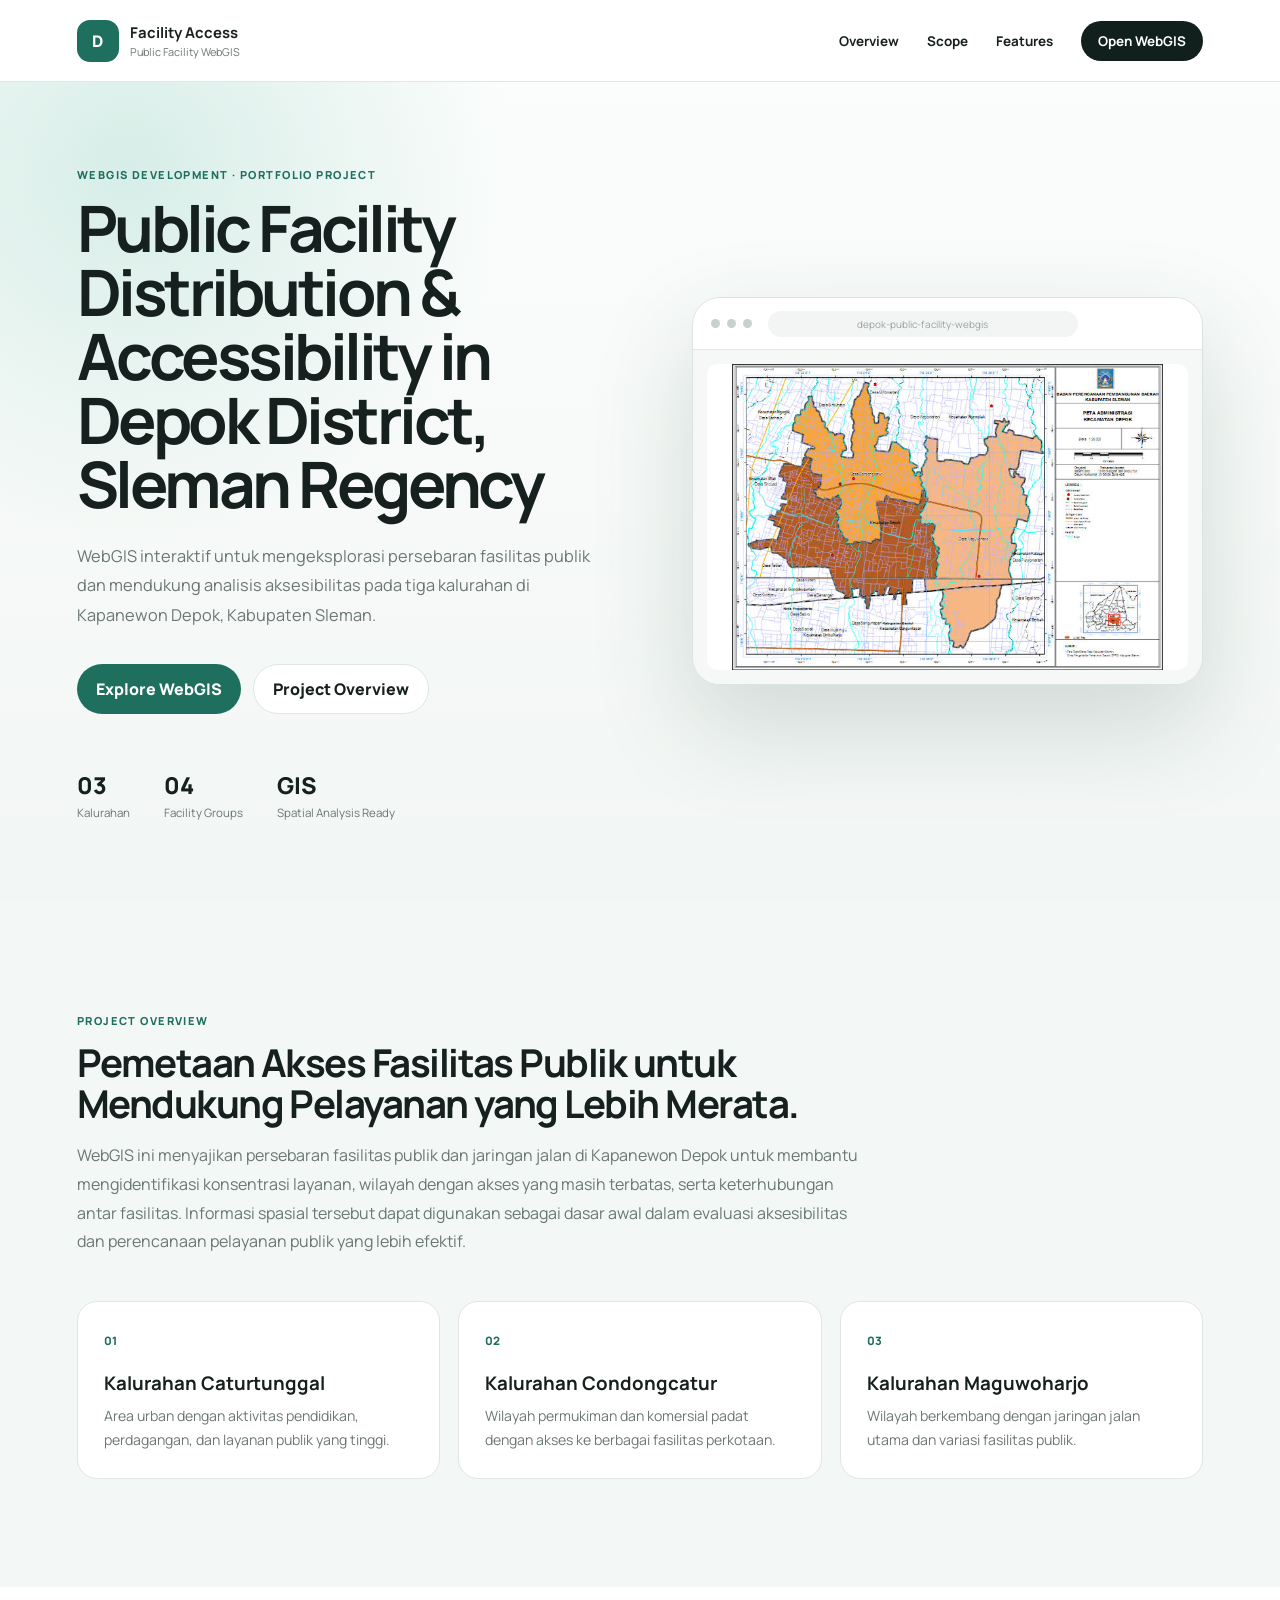
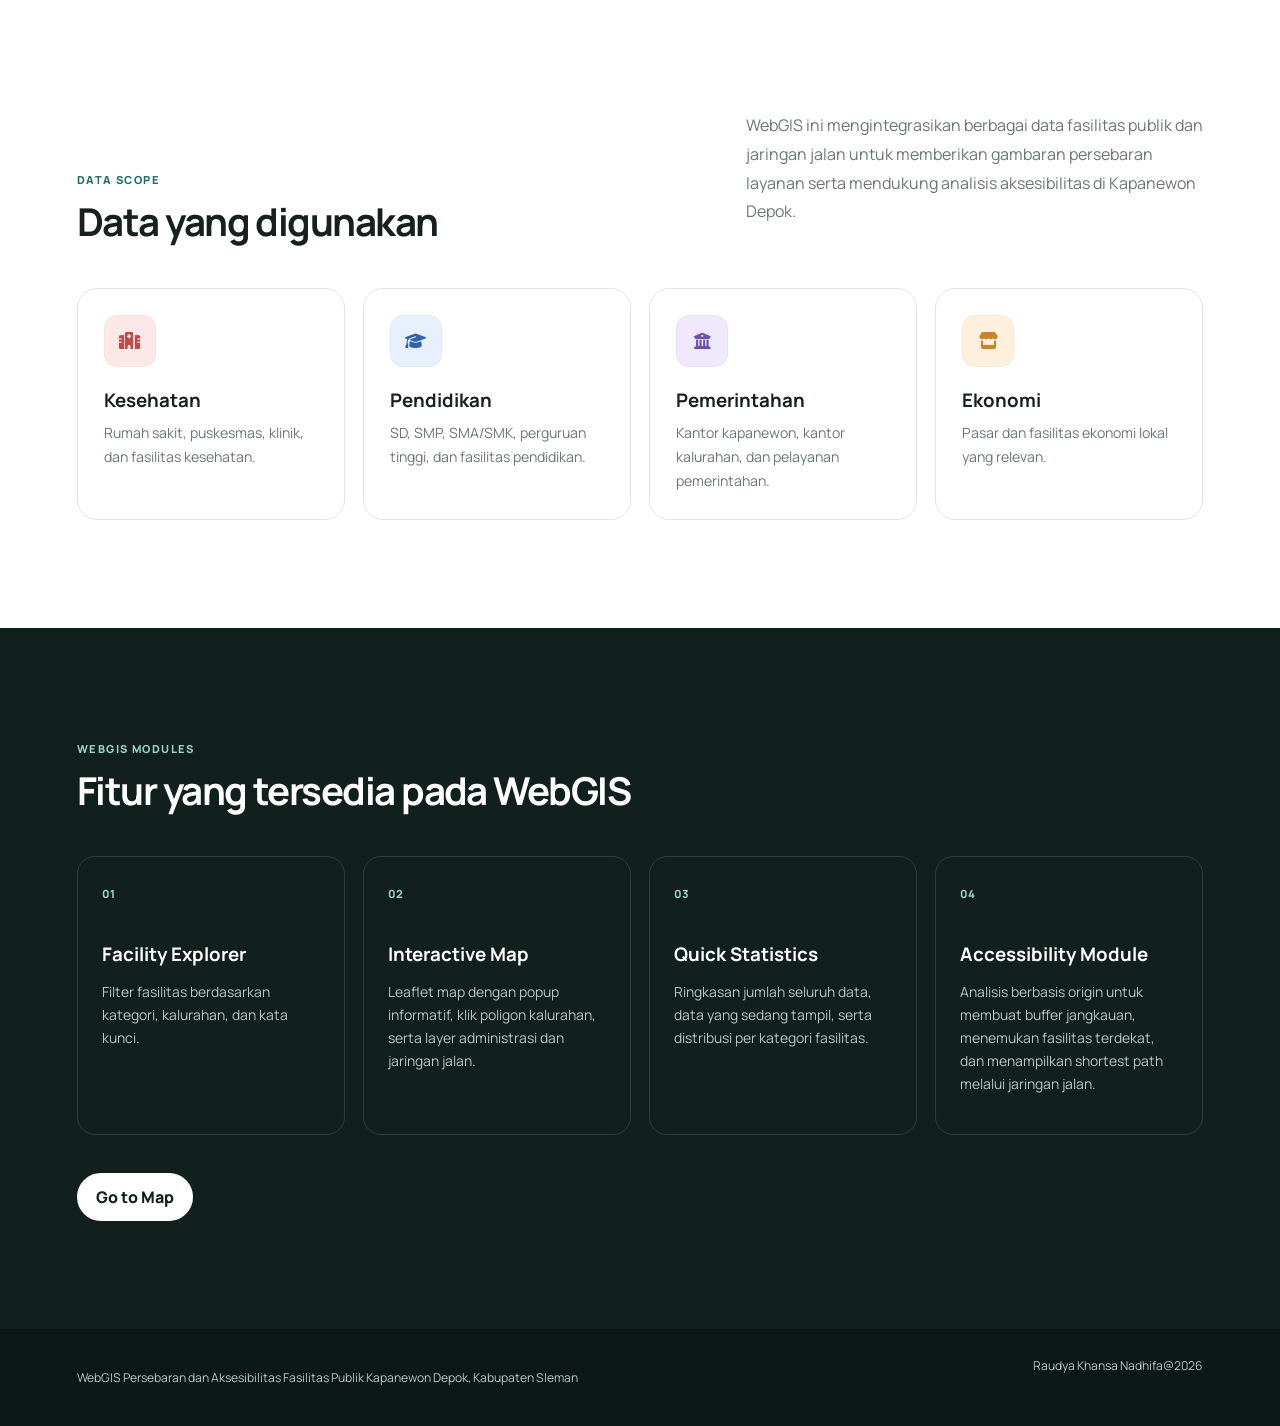
<file: index.html>
<!DOCTYPE html>
<html lang="id">
<head>
  <meta charset="UTF-8" />
  <meta name="viewport" content="width=device-width, initial-scale=1.0" />
  <meta name="description" content="WebGIS Persebaran dan Aksesibilitas Fasilitas Publik Kapanewon Depok, Kabupaten Sleman" />
  <title>Depok Public Facility WebGIS</title>
  <link rel="preconnect" href="https://fonts.googleapis.com">
  <link rel="preconnect" href="https://fonts.gstatic.com" crossorigin>
  <link href="https://fonts.googleapis.com/css2?family=Manrope:wght@400;500;600;700;800&display=swap" rel="stylesheet">
  <link rel="stylesheet" href="https://cdnjs.cloudflare.com/ajax/libs/font-awesome/6.5.2/css/all.min.css">
  <link rel="stylesheet" href="assets/css/style.css">
</head>
<body class="landing-page">
  <header class="site-header">
    <a class="brand" href="index.html">
      <span class="brand-mark">D</span>
      <span class="brand-copy">
        <strong>Facility Access</strong>
        <small>Public Facility WebGIS</small>
      </span>
    </a>

    <nav class="nav">
      <a href="#overview">Overview</a>
      <a href="#scope">Scope</a>
      <a href="#features">Features</a>
      <a class="nav-cta" href="map.html">Open WebGIS</a>
    </nav>
  </header>

  <main>
    <section class="hero">
      <div class="hero-copy">
        <span class="eyebrow">WEBGIS DEVELOPMENT · PORTFOLIO PROJECT</span>
        <h1>Public Facility Distribution & Accessibility in Depok District, Sleman Regency</h1>
        <p class="hero-lead">
          WebGIS interaktif untuk mengeksplorasi persebaran fasilitas publik dan
          mendukung analisis aksesibilitas pada tiga kalurahan di Kapanewon Depok,
          Kabupaten Sleman.
        </p>

        <div class="hero-actions">
          <a class="btn btn-primary" href="map.html">Explore WebGIS</a>
          <a class="btn btn-secondary" href="#overview">Project Overview</a>
        </div>

        <div class="hero-meta">
          <div>
            <span class="meta-number">03</span>
            <span class="meta-label">Kalurahan</span>
          </div>
          <div>
            <span class="meta-number">04</span>
            <span class="meta-label">Facility Groups</span>
          </div>
          <div>
            <span class="meta-number">GIS</span>
            <span class="meta-label">Spatial Analysis Ready</span>
          </div>
        </div>
      </div>

      <div class="hero-visual">
        <div class="browser-card">
          <div class="browser-top">
            <div class="browser-dots"><span></span><span></span><span></span></div>
            <div class="browser-url">depok-public-facility-webgis</div>
          </div>
          <div class="browser-content browser-content-map">
            <img src="assets/img/peta-depok.jpg" alt="Peta administrasi Kapanewon Depok" class="browser-map-image">
          </div>
        </div>
      </div>
    </section>

    <section id="overview" class="section section-soft">
      <div class="section-heading">
        <span class="eyebrow">PROJECT OVERVIEW</span>
        <h2>Pemetaan Akses Fasilitas Publik untuk Mendukung Pelayanan yang Lebih Merata.</h2>
        <p>
          WebGIS ini menyajikan persebaran fasilitas publik dan jaringan jalan 
    di Kapanewon Depok untuk membantu mengidentifikasi konsentrasi layanan, 
    wilayah dengan akses yang masih terbatas, serta keterhubungan antar fasilitas. 
    Informasi spasial tersebut dapat digunakan sebagai dasar awal dalam evaluasi 
    aksesibilitas dan perencanaan pelayanan publik yang lebih efektif.
        </p>
      </div>

      <div class="village-grid">
        <article class="village-card">
          <span>01</span>
          <h3>Kalurahan Caturtunggal</h3>
          <p>Area urban dengan aktivitas pendidikan, perdagangan, dan layanan publik yang tinggi.</p>
        </article>
        <article class="village-card">
          <span>02</span>
          <h3>Kalurahan Condongcatur</h3>
          <p>Wilayah permukiman dan komersial padat dengan akses ke berbagai fasilitas perkotaan.</p>
        </article>
        <article class="village-card">
          <span>03</span>
          <h3>Kalurahan Maguwoharjo</h3>
          <p>Wilayah berkembang dengan jaringan jalan utama dan variasi fasilitas publik.</p>
        </article>
      </div>
    </section>

    <section id="scope" class="section">
      <div class="split-heading">
        <div>
          <span class="eyebrow">DATA SCOPE</span>
          <h2>Data yang digunakan</h2>
        </div>
        <p>
          WebGIS ini mengintegrasikan berbagai data fasilitas publik dan jaringan jalan untuk memberikan gambaran persebaran layanan serta mendukung analisis aksesibilitas di Kapanewon Depok.
        </p>
      </div>

      <div class="scope-grid">
        <article class="scope-card">
          <div class="scope-icon health-icon"><i class="fa-solid fa-hospital"></i></div>
          <h3>Kesehatan</h3>
          <p>Rumah sakit, puskesmas, klinik, dan fasilitas kesehatan.</p>
        </article>
        <article class="scope-card">
          <div class="scope-icon education-icon"><i class="fa-solid fa-graduation-cap"></i></div>
          <h3>Pendidikan</h3>
          <p>SD, SMP, SMA/SMK, perguruan tinggi, dan fasilitas pendidikan.</p>
        </article>
        <article class="scope-card">
          <div class="scope-icon government-icon"><i class="fa-solid fa-building-columns"></i></div>
          <h3>Pemerintahan</h3>
          <p>Kantor kapanewon, kantor kalurahan, dan pelayanan pemerintahan.</p>
        </article>
        <article class="scope-card">
          <div class="scope-icon economy-icon"><i class="fa-solid fa-store"></i></div>
          <h3>Ekonomi</h3>
          <p>Pasar dan fasilitas ekonomi lokal yang relevan.</p>
        </article>
      </div>
    </section>

    <section id="features" class="section section-dark">
      <div class="section-heading light">
        <span class="eyebrow">WEBGIS MODULES</span>
        <h2>Fitur yang tersedia pada WebGIS</h2>
      </div>

      <div class="module-grid">
        <article>
          <span>01</span>
          <h3>Facility Explorer</h3>
          <p>Filter fasilitas berdasarkan kategori, kalurahan, dan kata kunci.</p>
        </article>
        <article>
          <span>02</span>
          <h3>Interactive Map</h3>
          <p>Leaflet map dengan popup informatif, klik poligon kalurahan, serta layer administrasi dan jaringan jalan.</p>
        </article>
        <article>
          <span>03</span>
          <h3>Quick Statistics</h3>
          <p>Ringkasan jumlah seluruh data, data yang sedang tampil, serta distribusi per kategori fasilitas.</p>
        </article>
        <article>
          <span>04</span>
          <h3>Accessibility Module</h3>
          <p>Analisis berbasis origin untuk membuat buffer jangkauan, menemukan fasilitas terdekat, dan menampilkan shortest path melalui jaringan jalan.</p>
        </article>
      </div>

      <div class="cta-row">
        <a class="btn btn-light" href="map.html">Go to Map</a>
      </div>
    </section>
  </main>

  <footer class="footer">
    <p>WebGIS Persebaran dan Aksesibilitas Fasilitas Publik Kapanewon Depok, Kabupaten Sleman</p>
    <span>Raudya Khansa Nadhifa@2026</span>
  </footer>
</body>
</html>
</file>
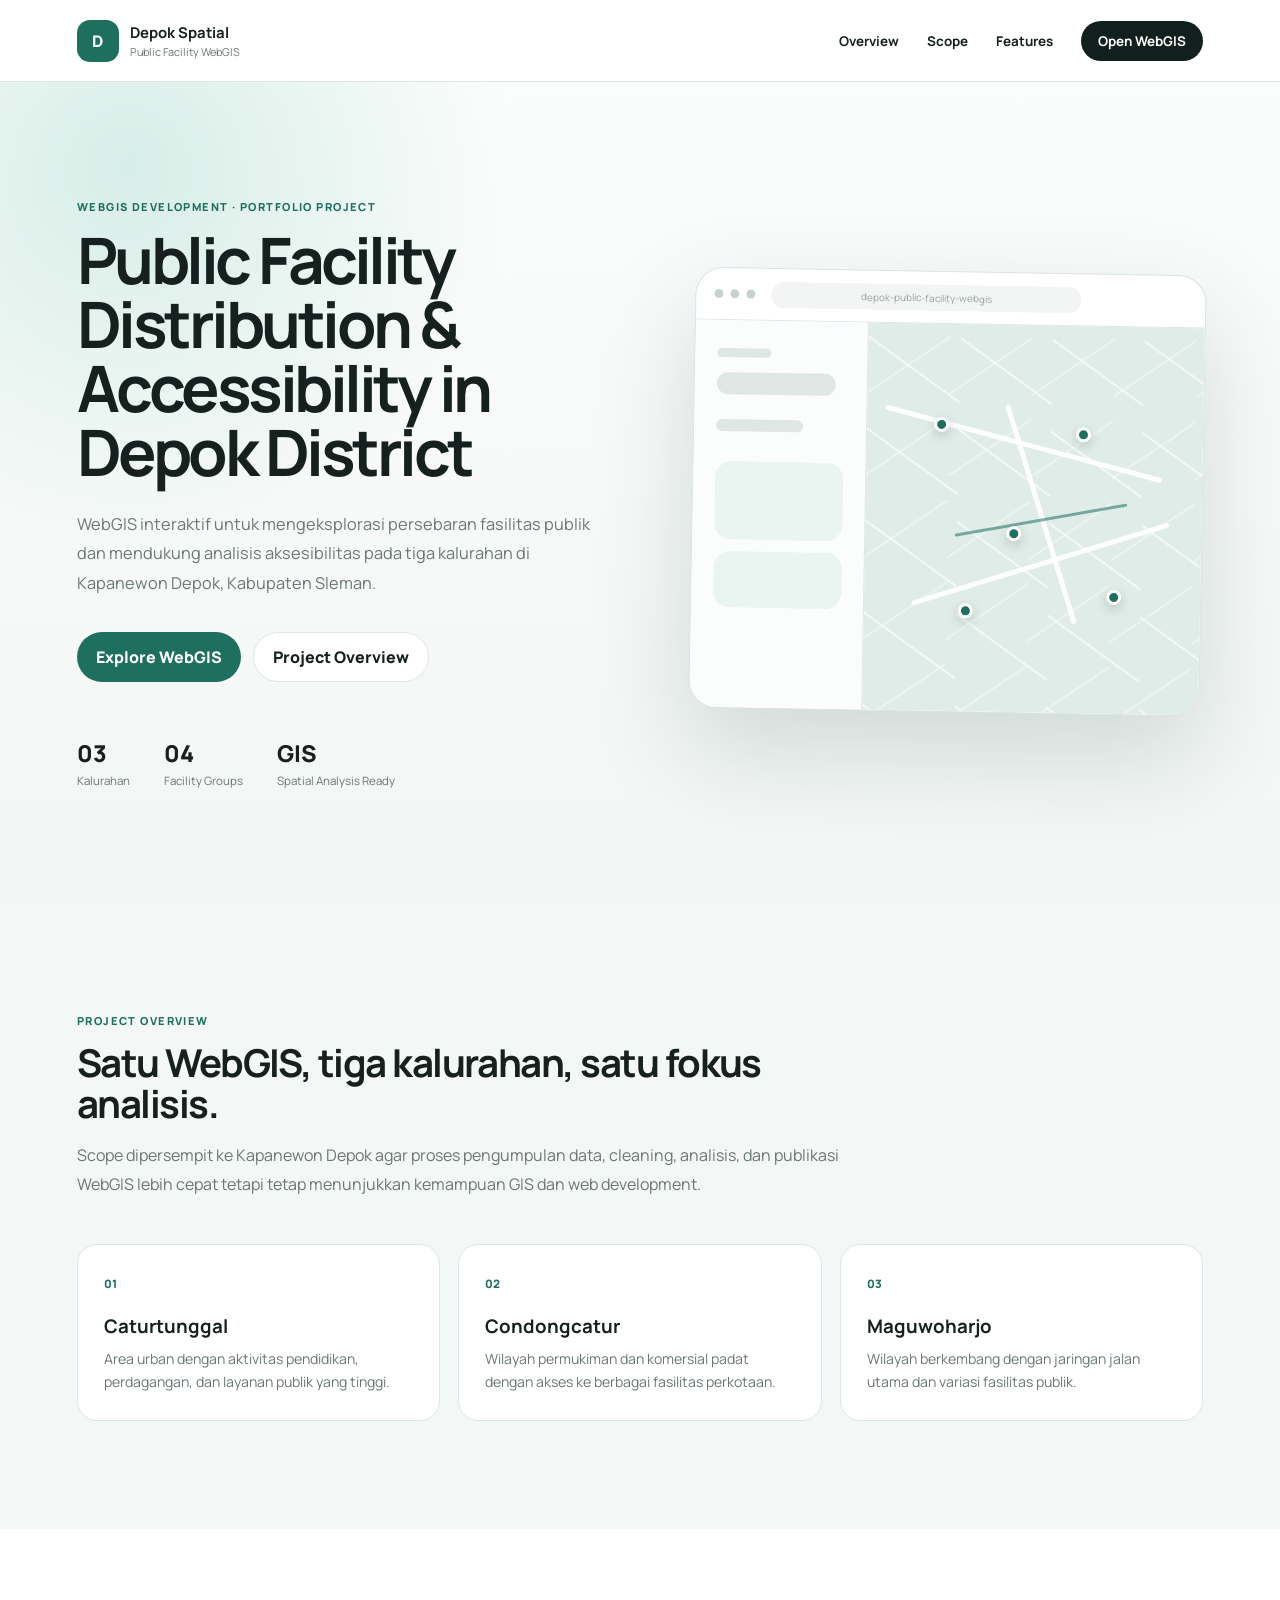
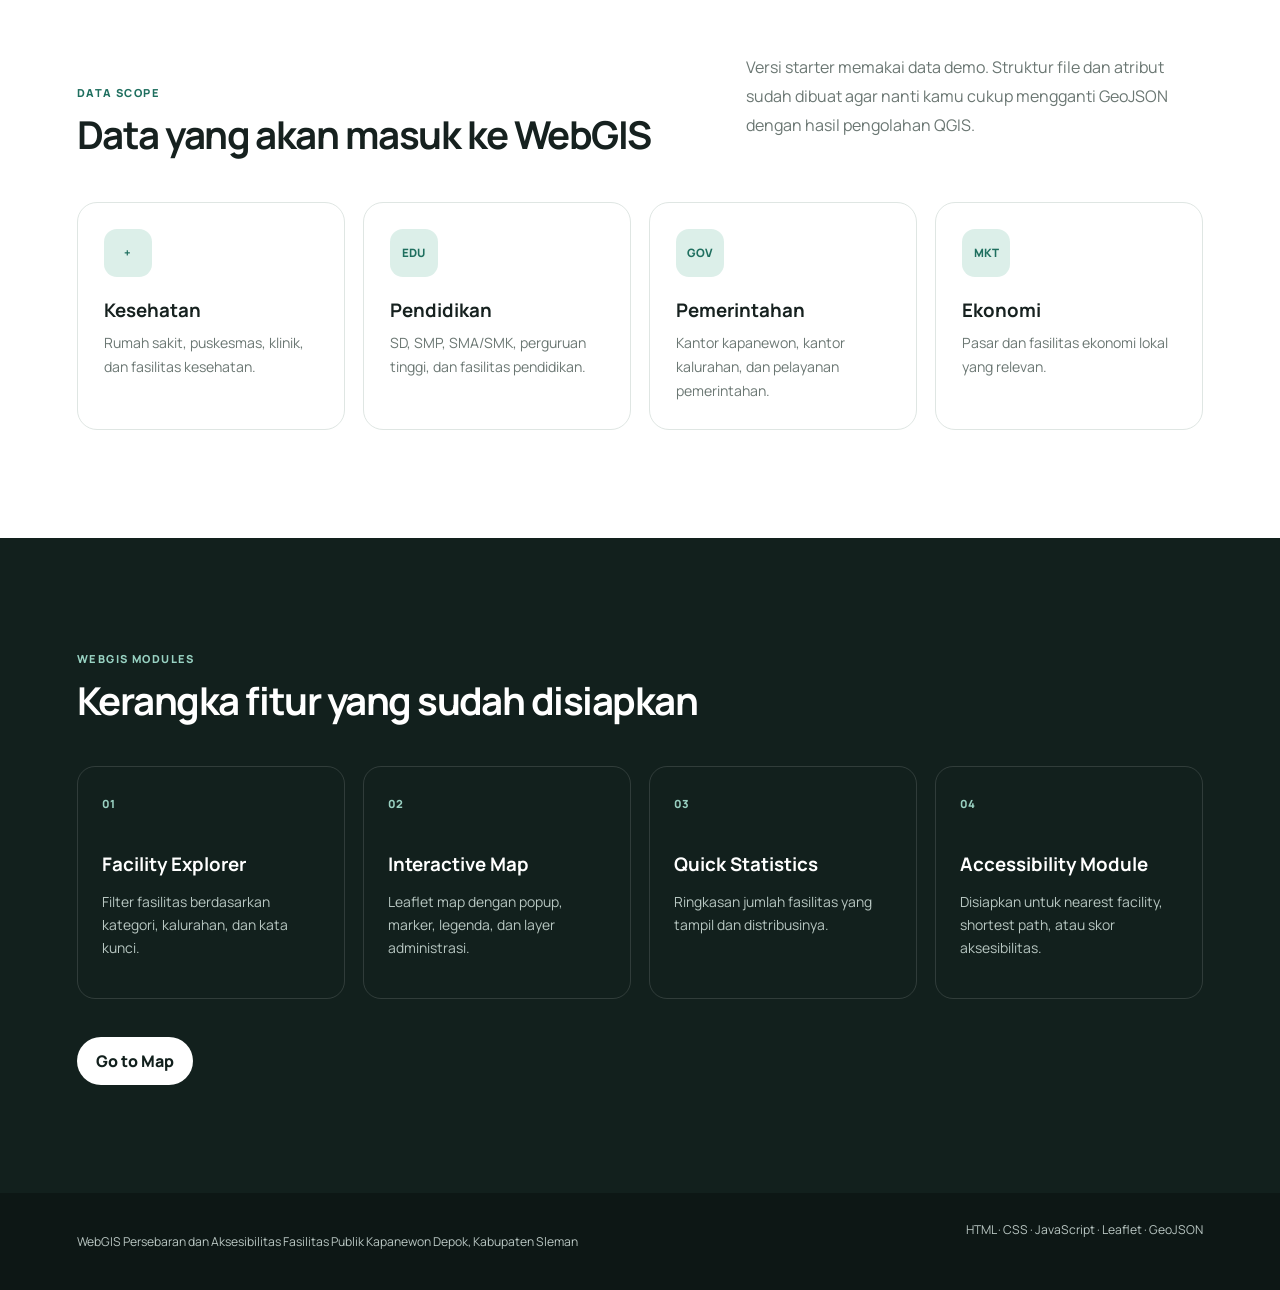
<file: WebGIS_Depok_Sleman_Data_Asli_Revisi/index.html>
<!DOCTYPE html>
<html lang="id">
<head>
  <meta charset="UTF-8" />
  <meta name="viewport" content="width=device-width, initial-scale=1.0" />
  <meta name="description" content="WebGIS Persebaran dan Aksesibilitas Fasilitas Publik Kapanewon Depok, Kabupaten Sleman" />
  <title>Depok Public Facility WebGIS</title>
  <link rel="preconnect" href="https://fonts.googleapis.com">
  <link rel="preconnect" href="https://fonts.gstatic.com" crossorigin>
  <link href="https://fonts.googleapis.com/css2?family=Manrope:wght@400;500;600;700;800&display=swap" rel="stylesheet">
  <link rel="stylesheet" href="assets/css/style.css">
</head>
<body class="landing-page">
  <header class="site-header">
    <a class="brand" href="index.html">
      <span class="brand-mark">D</span>
      <span class="brand-copy">
        <strong>Depok Spatial</strong>
        <small>Public Facility WebGIS</small>
      </span>
    </a>

    <nav class="nav">
      <a href="#overview">Overview</a>
      <a href="#scope">Scope</a>
      <a href="#features">Features</a>
      <a class="nav-cta" href="map.html">Open WebGIS</a>
    </nav>
  </header>

  <main>
    <section class="hero">
      <div class="hero-copy">
        <span class="eyebrow">WEBGIS DEVELOPMENT · PORTFOLIO PROJECT</span>
        <h1>Public Facility Distribution & Accessibility in Depok District</h1>
        <p class="hero-lead">
          WebGIS interaktif untuk mengeksplorasi persebaran fasilitas publik dan
          mendukung analisis aksesibilitas pada tiga kalurahan di Kapanewon Depok,
          Kabupaten Sleman.
        </p>

        <div class="hero-actions">
          <a class="btn btn-primary" href="map.html">Explore WebGIS</a>
          <a class="btn btn-secondary" href="#overview">Project Overview</a>
        </div>

        <div class="hero-meta">
          <div>
            <span class="meta-number">03</span>
            <span class="meta-label">Kalurahan</span>
          </div>
          <div>
            <span class="meta-number">04</span>
            <span class="meta-label">Facility Groups</span>
          </div>
          <div>
            <span class="meta-number">GIS</span>
            <span class="meta-label">Spatial Analysis Ready</span>
          </div>
        </div>
      </div>

      <div class="hero-visual">
        <div class="browser-card">
          <div class="browser-top">
            <div class="browser-dots"><span></span><span></span><span></span></div>
            <div class="browser-url">depok-public-facility-webgis</div>
          </div>
          <div class="browser-content">
            <aside class="preview-panel">
              <span class="preview-label"></span>
              <span class="preview-line wide"></span>
              <span class="preview-line"></span>
              <div class="preview-box"></div>
              <div class="preview-box small"></div>
            </aside>
            <div class="preview-map">
              <span class="preview-road road-a"></span>
              <span class="preview-road road-b"></span>
              <span class="preview-road road-c"></span>
              <span class="preview-pin p1"></span>
              <span class="preview-pin p2"></span>
              <span class="preview-pin p3"></span>
              <span class="preview-pin p4"></span>
              <span class="preview-pin p5"></span>
              <span class="preview-route"></span>
            </div>
          </div>
        </div>
      </div>
    </section>

    <section id="overview" class="section section-soft">
      <div class="section-heading">
        <span class="eyebrow">PROJECT OVERVIEW</span>
        <h2>Satu WebGIS, tiga kalurahan, satu fokus analisis.</h2>
        <p>
          Scope dipersempit ke Kapanewon Depok agar proses pengumpulan data,
          cleaning, analisis, dan publikasi WebGIS lebih cepat tetapi tetap
          menunjukkan kemampuan GIS dan web development.
        </p>
      </div>

      <div class="village-grid">
        <article class="village-card">
          <span>01</span>
          <h3>Caturtunggal</h3>
          <p>Area urban dengan aktivitas pendidikan, perdagangan, dan layanan publik yang tinggi.</p>
        </article>
        <article class="village-card">
          <span>02</span>
          <h3>Condongcatur</h3>
          <p>Wilayah permukiman dan komersial padat dengan akses ke berbagai fasilitas perkotaan.</p>
        </article>
        <article class="village-card">
          <span>03</span>
          <h3>Maguwoharjo</h3>
          <p>Wilayah berkembang dengan jaringan jalan utama dan variasi fasilitas publik.</p>
        </article>
      </div>
    </section>

    <section id="scope" class="section">
      <div class="split-heading">
        <div>
          <span class="eyebrow">DATA SCOPE</span>
          <h2>Data yang akan masuk ke WebGIS</h2>
        </div>
        <p>
          Versi starter memakai data demo. Struktur file dan atribut sudah dibuat agar
          nanti kamu cukup mengganti GeoJSON dengan hasil pengolahan QGIS.
        </p>
      </div>

      <div class="scope-grid">
        <article class="scope-card">
          <div class="scope-icon">+</div>
          <h3>Kesehatan</h3>
          <p>Rumah sakit, puskesmas, klinik, dan fasilitas kesehatan.</p>
        </article>
        <article class="scope-card">
          <div class="scope-icon">EDU</div>
          <h3>Pendidikan</h3>
          <p>SD, SMP, SMA/SMK, perguruan tinggi, dan fasilitas pendidikan.</p>
        </article>
        <article class="scope-card">
          <div class="scope-icon">GOV</div>
          <h3>Pemerintahan</h3>
          <p>Kantor kapanewon, kantor kalurahan, dan pelayanan pemerintahan.</p>
        </article>
        <article class="scope-card">
          <div class="scope-icon">MKT</div>
          <h3>Ekonomi</h3>
          <p>Pasar dan fasilitas ekonomi lokal yang relevan.</p>
        </article>
      </div>
    </section>

    <section id="features" class="section section-dark">
      <div class="section-heading light">
        <span class="eyebrow">WEBGIS MODULES</span>
        <h2>Kerangka fitur yang sudah disiapkan</h2>
      </div>

      <div class="module-grid">
        <article>
          <span>01</span>
          <h3>Facility Explorer</h3>
          <p>Filter fasilitas berdasarkan kategori, kalurahan, dan kata kunci.</p>
        </article>
        <article>
          <span>02</span>
          <h3>Interactive Map</h3>
          <p>Leaflet map dengan popup, marker, legenda, dan layer administrasi.</p>
        </article>
        <article>
          <span>03</span>
          <h3>Quick Statistics</h3>
          <p>Ringkasan jumlah fasilitas yang tampil dan distribusinya.</p>
        </article>
        <article>
          <span>04</span>
          <h3>Accessibility Module</h3>
          <p>Disiapkan untuk nearest facility, shortest path, atau skor aksesibilitas.</p>
        </article>
      </div>

      <div class="cta-row">
        <a class="btn btn-light" href="map.html">Go to Map</a>
      </div>
    </section>
  </main>

  <footer class="footer">
    <p>WebGIS Persebaran dan Aksesibilitas Fasilitas Publik Kapanewon Depok, Kabupaten Sleman</p>
    <span>HTML · CSS · JavaScript · Leaflet · GeoJSON</span>
  </footer>
</body>
</html>
</file>
<file: assets/css/style.css>
:root{
  --bg:#f5f7f6;
  --surface:#ffffff;
  --surface-soft:#f0f5f3;
  --text:#16211f;
  --muted:#6b7773;
  --line:#dfe6e3;
  --primary:#1f6f5f;
  --primary-dark:#164d43;
  --dark:#12201d;
  --accent:#dcefe9;
  --shadow:0 22px 60px rgba(18,32,29,.10);
  --radius-xl:30px;
  --radius-lg:20px;
  --radius-md:14px;
}

*{box-sizing:border-box}
html{scroll-behavior:smooth}
body{
  margin:0;
  font-family:"Manrope",sans-serif;
  color:var(--text);
  background:var(--bg);
}
a{text-decoration:none;color:inherit}
button,input,select{font:inherit}

.brand{
  display:inline-flex;
  align-items:center;
  gap:11px;
}
.brand-mark{
  width:42px;height:42px;
  display:grid;place-items:center;
  border-radius:13px;
  background:var(--primary);
  color:#fff;
  font-weight:800;
}
.brand-copy strong,.brand-copy small{display:block}
.brand-copy strong{font-size:.93rem}
.brand-copy small{font-size:.68rem;color:var(--muted);margin-top:2px}

.site-header{
  height:82px;
  padding:0 6vw;
  display:flex;
  align-items:center;
  justify-content:space-between;
  background:rgba(255,255,255,.94);
  border-bottom:1px solid var(--line);
  position:sticky;
  top:0;
  z-index:50;
  backdrop-filter:blur(14px);
}
.nav{
  display:flex;
  align-items:center;
  gap:28px;
  font-size:.84rem;
  font-weight:700;
}
.nav a:hover{color:var(--primary)}
.nav-cta{
  padding:11px 17px;
  border-radius:999px;
  background:var(--dark);
  color:#fff!important;
}

.hero{
  min-height:calc(100vh - 82px);
  display:grid;
  grid-template-columns:1fr .95fr;
  gap:6vw;
  align-items:center;
  padding:74px 6vw;
  background:
    radial-gradient(circle at 10% 10%,rgba(167,217,204,.42),transparent 28%),
    linear-gradient(180deg,#fbfdfc,#f2f6f4);
}
.eyebrow{
  display:inline-block;
  font-size:.69rem;
  font-weight:800;
  letter-spacing:.13em;
  color:var(--primary);
  margin-bottom:14px;
}
.hero h1{
  margin:0;
  max-width:780px;
  font-size:clamp(2.8rem,5vw,5.4rem);
  line-height:1;
  letter-spacing:-.055em;
}
.hero-lead{
  max-width:670px;
  margin:26px 0 0;
  color:var(--muted);
  line-height:1.8;
  font-size:1.02rem;
}
.hero-actions{
  display:flex;
  gap:12px;
  margin-top:34px;
  flex-wrap:wrap;
}
.btn{
  border:0;
  border-radius:999px;
  padding:13px 19px;
  display:inline-flex;
  align-items:center;
  justify-content:center;
  font-weight:800;
  cursor:pointer;
  transition:.22s ease;
}
.btn:hover{transform:translateY(-2px)}
.btn-primary{background:var(--primary);color:#fff}
.btn-primary:hover{background:var(--primary-dark)}
.btn-secondary{background:#fff;border:1px solid var(--line)}
.btn-light{background:#fff;color:var(--dark)}
.btn-small{padding:10px 14px;font-size:.78rem}

.hero-meta{
  display:flex;
  gap:34px;
  margin-top:55px;
  flex-wrap:wrap;
}
.hero-meta div{display:grid;gap:4px}
.meta-number{font-size:1.45rem;font-weight:800}
.meta-label{font-size:.72rem;color:var(--muted)}

.hero-visual{display:flex;justify-content:center}
.browser-card{
  width:min(720px,100%);
  aspect-ratio:1.16;
  border:1px solid #dce4e1;
  background:#fff;
  border-radius:28px;
  overflow:hidden;
  box-shadow:0 40px 100px rgba(28,64,55,.17);
  transform:rotate(1deg);
}
.browser-top{
  height:52px;
  border-bottom:1px solid var(--line);
  display:flex;
  align-items:center;
  gap:16px;
  padding:0 18px;
}
.browser-dots{display:flex;gap:7px}
.browser-dots span{
  width:9px;height:9px;border-radius:50%;background:#c7d2cf
}
.browser-url{
  flex:1;
  max-width:310px;
  height:26px;
  border-radius:999px;
  background:#f2f5f4;
  color:#98a4a0;
  display:grid;
  place-items:center;
  font-size:.62rem;
}
.browser-content{
  height:calc(100% - 52px);
  display:grid;
  grid-template-columns:34% 66%;
}
.preview-panel{
  padding:28px 22px;
  border-right:1px solid var(--line);
  background:#fbfcfc;
}
.preview-label,.preview-line{
  display:block;
  background:#dfe7e4;
  border-radius:999px;
}
.preview-label{width:42%;height:9px;margin-bottom:15px}
.preview-line{height:12px;width:68%;margin-bottom:12px}
.preview-line.wide{height:22px;width:93%;margin-bottom:25px}
.preview-box{
  height:78px;border-radius:16px;background:#eaf4f0;margin-top:30px
}
.preview-box.small{height:56px;margin-top:12px}
.preview-map{
  position:relative;
  overflow:hidden;
  background:
    linear-gradient(35deg,transparent 49%,rgba(255,255,255,.7) 49.5%,rgba(255,255,255,.7) 50.5%,transparent 51%) 0 0/92px 92px,
    linear-gradient(-35deg,transparent 49%,rgba(255,255,255,.45) 49.5%,rgba(255,255,255,.45) 50.5%,transparent 51%) 0 0/82px 82px,
    #dfece7;
}
.preview-road{
  position:absolute;
  height:5px;
  border-radius:10px;
  background:rgba(255,255,255,.92);
}
.road-a{width:85%;left:4%;top:30%;transform:rotate(14deg)}
.road-b{width:80%;left:12%;top:61%;transform:rotate(-18deg)}
.road-c{width:68%;left:18%;top:48%;transform:rotate(72deg)}
.preview-pin{
  position:absolute;
  width:15px;height:15px;border-radius:50%;
  background:var(--primary);
  border:3px solid #fff;
  box-shadow:0 4px 12px rgba(0,0,0,.18);
  z-index:3;
}
.p1{left:20%;top:24%}.p2{left:62%;top:26%}.p3{left:42%;top:52%}.p4{left:72%;top:68%}.p5{left:28%;top:72%}
.preview-route{
  position:absolute;
  width:52%;height:3px;
  left:26%;top:50%;
  background:rgba(31,111,95,.55);
  transform:rotate(-11deg);
  border-radius:10px;
  z-index:2;
}

.section{padding:108px 6vw;background:#fff}
.section-soft{background:#f3f7f5}
.section-dark{background:var(--dark);color:#fff}
.section-heading{max-width:790px;margin-bottom:45px}
.section-heading h2,.split-heading h2{
  margin:0;
  font-size:clamp(2rem,3vw,3.4rem);
  letter-spacing:-.04em;
  line-height:1.08;
}
.section-heading p,.split-heading p{
  color:var(--muted);
  line-height:1.8;
}
.section-heading.light .eyebrow{color:#98d2c2}
.split-heading{
  display:grid;
  grid-template-columns:1fr .75fr;
  gap:60px;
  align-items:end;
  margin-bottom:46px;
}

.village-grid,.scope-grid,.module-grid{
  display:grid;
  gap:18px;
}
.village-grid{grid-template-columns:repeat(3,1fr)}
.scope-grid,.module-grid{grid-template-columns:repeat(4,1fr)}
.village-card,.scope-card{
  background:#fff;
  border:1px solid var(--line);
  border-radius:20px;
  padding:26px;
}
.village-card>span{
  color:var(--primary);
  font-weight:800;
  font-size:.72rem;
}
.village-card h3,.scope-card h3{margin:20px 0 8px}
.village-card p,.scope-card p{
  margin:0;
  color:var(--muted);
  line-height:1.7;
  font-size:.88rem;
}
.scope-icon{
  width:48px;height:48px;
  display:grid;place-items:center;
  background:var(--accent);
  color:var(--primary);
  border-radius:13px;
  font-size:.72rem;
  font-weight:800;
}
.module-grid article{
  min-height:220px;
  border:1px solid rgba(255,255,255,.13);
  border-radius:18px;
  padding:24px;
}
.module-grid article>span{
  font-size:.7rem;
  font-weight:800;
  color:#99d0c1;
}
.module-grid h3{margin:38px 0 9px}
.module-grid p{
  color:#b8c7c2;
  line-height:1.65;
  font-size:.87rem;
}
.cta-row{margin-top:38px}
.footer{
  background:#0d1715;
  color:#bac7c3;
  padding:28px 6vw;
  display:flex;
  justify-content:space-between;
  gap:18px;
  font-size:.76rem;
}

/* MAP APP */
.map-page{height:100vh;overflow:hidden}
.map-header{
  height:68px;
  padding:0 20px;
  background:#fff;
  border-bottom:1px solid var(--line);
  display:flex;
  align-items:center;
  justify-content:space-between;
  position:relative;
  z-index:1000;
}
.map-header-left,.map-header-right{
  display:flex;align-items:center;gap:13px
}
.demo-chip{
  padding:7px 10px;
  border-radius:999px;
  background:#fff0c9;
  color:#8a651e;
  font-size:.62rem;
  letter-spacing:.08em;
  font-weight:800;
}
.back-link{
  font-size:.75rem;
  color:var(--muted);
  font-weight:700;
}
.mobile-toggle{
  display:none;
  width:38px;height:38px;
  border:1px solid var(--line);
  border-radius:10px;
  background:#fff;
  cursor:pointer;
}

.app-shell{
  height:calc(100vh - 68px);
  min-height:0;
  display:grid;
  grid-template-columns:350px minmax(0,1fr);
  grid-template-rows:minmax(0,1fr);
  overflow:hidden;
}
.sidebar{
  min-height:0;
  height:100%;
  background:#fff;
  border-right:1px solid var(--line);
  z-index:900;
  overflow:hidden;
}
.sidebar-scroll{
  height:100%;
  min-height:0;
  overflow-y:auto;
  overflow-x:hidden;
  overscroll-behavior:contain;
  -webkit-overflow-scrolling:touch;
  scrollbar-gutter:stable;
  padding:26px 22px 40px;
}
.sidebar-scroll::-webkit-scrollbar{width:8px}
.sidebar-scroll::-webkit-scrollbar-track{background:transparent}
.sidebar-scroll::-webkit-scrollbar-thumb{background:#cbd7d3;border-radius:999px}
.sidebar-scroll::-webkit-scrollbar-thumb:hover{background:#9fb4ad}
.sidebar-block{
  padding-bottom:23px;
  margin-bottom:23px;
  border-bottom:1px solid #edf1ef;
}
.sidebar-block:last-child{border-bottom:0}
.intro-block h1{
  margin:3px 0 9px;
  font-size:1.5rem;
  letter-spacing:-.035em;
}
.intro-block p{
  color:var(--muted);
  font-size:.8rem;
  line-height:1.6;
}
.field-label{
  display:block;
  font-size:.72rem;
  font-weight:800;
  color:#47534f;
  margin-bottom:9px;
}
.search-field{
  height:44px;
  display:flex;
  align-items:center;
  gap:8px;
  border:1px solid var(--line);
  border-radius:12px;
  padding:0 11px;
  background:#fafcfc;
}
.search-field input{
  width:100%;
  border:0;
  outline:0;
  background:transparent;
  font-size:.8rem;
}
.select-field{
  width:100%;
  height:44px;
  border:1px solid var(--line);
  border-radius:12px;
  padding:0 11px;
  background:#fafcfc;
  color:var(--text);
  font-size:.8rem;
}
.block-heading-row{
  display:flex;
  justify-content:space-between;
  align-items:center;
}
.text-button{
  border:0;background:transparent;
  color:var(--primary);
  font-size:.7rem;
  font-weight:800;
  cursor:pointer;
}
.filter-list{display:grid;gap:9px}
.filter-row{
  min-height:44px;
  display:grid;
  grid-template-columns:18px 10px 1fr auto;
  align-items:center;
  gap:10px;
  padding:0 11px;
  border:1px solid var(--line);
  border-radius:12px;
  font-size:.79rem;
  cursor:pointer;
}
.filter-row input{accent-color:var(--primary)}
.filter-row strong{font-size:.72rem;color:var(--muted)}
.legend-swatch{
  width:9px;height:9px;border-radius:50%;
  display:inline-block;flex:0 0 auto;
}
.health{background:#d65d5d}
.education{background:#356db9}
.government{background:#7d63b5}
.economy{background:#d4913c}
.stats-grid{
  display:grid;
  grid-template-columns:1fr 1fr;
  gap:9px;
}
.stats-grid article{
  border-radius:13px;
  padding:14px;
  background:#f2f6f4;
}
.stats-grid span{
  display:block;
  color:var(--muted);
  font-size:.67rem;
  line-height:1.3;
}
.stats-grid strong{
  display:block;
  margin-top:5px;
  font-size:1.25rem;
}
.access-card{
  padding:18px;
  border-radius:16px;
  background:linear-gradient(145deg,#eff8f5,#e4f1ed);
}
.mini-kicker{
  font-size:.59rem;
  letter-spacing:.09em;
  font-weight:800;
  color:var(--primary);
}
.access-card h3{margin:7px 0 7px;font-size:.98rem}
.access-card p{
  color:var(--muted);
  line-height:1.55;
  font-size:.74rem;
}
.map-stage{
  position:relative;
  min-width:0;
}
#map{
  width:100%;
  height:100%;
  background:#dce3e1;
}
.map-status{
  position:absolute;
  left:18px;
  top:18px;
  z-index:600;
  padding:11px 13px;
  min-width:220px;
  border-radius:12px;
  background:rgba(255,255,255,.94);
  border:1px solid rgba(223,230,227,.9);
  box-shadow:var(--shadow);
  backdrop-filter:blur(10px);
}
.map-status span{
  display:block;
  color:var(--muted);
  font-size:.57rem;
  letter-spacing:.08em;
  font-weight:800;
}
.map-status strong{
  display:block;
  margin-top:3px;
  font-size:.76rem;
}
.map-legend{
  position:absolute;
  right:18px;
  bottom:18px;
  z-index:600;
  min-width:145px;
  display:grid;
  gap:7px;
  padding:13px 14px;
  border-radius:14px;
  background:rgba(255,255,255,.95);
  border:1px solid var(--line);
  box-shadow:var(--shadow);
  font-size:.68rem;
}
.map-legend strong{font-size:.72rem;margin-bottom:2px}
.map-legend span{
  display:flex;
  align-items:center;
  gap:8px;
  color:#53605c;
}
.access-panel{
  position:absolute;
  right:20px;
  top:20px;
  z-index:800;
  width:min(440px,calc(100% - 40px));
  padding:24px;
  border-radius:18px;
  background:#fff;
  border:1px solid var(--line);
  box-shadow:0 30px 80px rgba(18,32,29,.20);
}
.access-panel h2{margin:0 0 10px;font-size:1.25rem}
.access-panel p{
  color:var(--muted);
  line-height:1.65;
  font-size:.8rem;
}
.panel-close{
  position:absolute;
  right:13px;
  top:9px;
  border:0;
  background:transparent;
  color:var(--muted);
  font-size:1.4rem;
  cursor:pointer;
}
.hidden{display:none}
.access-flow{
  display:flex;
  align-items:center;
  flex-wrap:wrap;
  gap:8px;
  margin-top:18px;
  font-size:.69rem;
  font-weight:700;
}
.access-flow span{
  padding:8px 10px;
  border-radius:999px;
  background:#eef5f2;
}
.access-note{
  margin-top:18px;
  padding:13px;
  border-radius:12px;
  background:#f7f9f8;
  color:var(--muted);
  font-size:.73rem;
  line-height:1.5;
}
.popup-card{min-width:205px}
.popup-card span{
  display:inline-block;
  margin-bottom:5px;
  color:var(--primary);
  font-size:.58rem;
  letter-spacing:.07em;
  font-weight:800;
}
.popup-card h3{margin:0 0 8px;font-size:.95rem}
.popup-card p{
  margin:4px 0;
  font-size:.7rem;
  color:#65716d;
}
.custom-marker{
  width:18px!important;
  height:18px!important;
  margin-left:-9px!important;
  margin-top:-9px!important;
  border-radius:50%;
  border:3px solid #fff;
  box-shadow:0 4px 12px rgba(0,0,0,.22);
}
.marker-health{background:#d65d5d}
.marker-education{background:#356db9}
.marker-government{background:#7d63b5}
.marker-economy{background:#d4913c}

@media(max-width:1000px){
  .hero{grid-template-columns:1fr}
  .hero-visual{margin-top:24px}
  .scope-grid,.module-grid{grid-template-columns:repeat(2,1fr)}
}
@media(max-width:760px){
  .nav a:not(.nav-cta){display:none}
  .hero{padding-top:52px}
  .hero h1{font-size:clamp(2.5rem,13vw,4rem)}
  .village-grid,.scope-grid,.module-grid,.split-heading{grid-template-columns:1fr}
  .footer{flex-direction:column}

  .app-shell{grid-template-columns:1fr}
  .sidebar{
    position:fixed;
    top:68px;
    bottom:0;
    left:0;
    height:auto;
    min-height:0;
    width:min(350px,88vw);
    transform:translateX(-105%);
    transition:.25s ease;
    box-shadow:18px 0 50px rgba(0,0,0,.13);
  }
  .sidebar.open{transform:translateX(0)}
  .mobile-toggle{display:block}
  .demo-chip{display:none}
}


.browser-content-map{display:block;height:calc(100% - 52px);background:#f8fbfa}
.browser-map-image{display:block;width:100%;height:100%;object-fit:cover}
.scope-card{transition:.22s ease;}
.scope-card:hover{transform:translateY(-4px);box-shadow:0 18px 44px rgba(18,32,29,.08)}
.scope-icon{font-size:1.15rem}
.scope-icon i{font-size:1.05rem}
.health-icon{background:#fde8e8;color:#c64747}
.education-icon{background:#e8f0fd;color:#2e64ad}
.government-icon{background:#efe9fb;color:#6b52ac}
.economy-icon{background:#fef0dc;color:#c8852a}
.village-focus-list{display:grid;gap:10px}
.village-focus{
  width:100%;
  text-align:left;
  border:1px solid var(--line);
  background:#fafcfc;
  border-radius:14px;
  padding:13px 14px;
  cursor:pointer;
  transition:.22s ease;
}
.village-focus:hover{border-color:#b9d5cd;transform:translateY(-2px);box-shadow:0 14px 30px rgba(18,32,29,.07)}
.village-focus strong{display:block;font-size:.84rem;color:var(--text);margin-bottom:3px}
.village-focus span{display:block;font-size:.73rem;color:var(--muted);line-height:1.45}
.popup-card .popup-actions{margin-top:12px;display:flex;gap:8px;flex-wrap:wrap}
.popup-chip{
  display:inline-flex;align-items:center;gap:6px;
  padding:7px 10px;border-radius:999px;border:1px solid #dbe7e3;background:#f5faf8;
  color:var(--primary);font-size:.66rem;font-weight:800;cursor:pointer;
}
.popup-chip:hover{background:#edf6f2}
.kalurahan-popup h3{margin-bottom:6px}
.kalurahan-popup p{margin:4px 0;color:#65716d;font-size:.72rem;line-height:1.55}
.leaflet-popup-content-wrapper{border-radius:16px}
.custom-marker{
  background:transparent!important;
  border:0!important;
  box-shadow:none!important;
}
.marker-pin{
  width:34px;height:34px;border-radius:50% 50% 50% 0;
  transform:rotate(-45deg);
  display:flex;align-items:center;justify-content:center;
  border:2px solid #fff;box-shadow:0 10px 22px rgba(0,0,0,.18);
}
.marker-pin span{transform:rotate(45deg);color:#fff;font-size:.92rem;line-height:1}
.marker-health .marker-pin{background:#d65d5d}
.marker-education .marker-pin{background:#356db9}
.marker-government .marker-pin{background:#7d63b5}
.marker-economy .marker-pin{background:#d4913c}

/* ===== 2026 ACCESSIBILITY + VISUAL REVISION ===== */
/* Hero map: keep the complete map visible inside the browser frame without cropping. */
.browser-card{
  aspect-ratio:1.32;
  transform:none;
}
.browser-content-map{
  display:flex;
  align-items:center;
  justify-content:center;
  height:calc(100% - 52px);
  padding:14px;
  background:#f5f8f7;
}
.browser-map-image{
  width:100%;
  height:100%;
  object-fit:contain;
  object-position:center;
  border-radius:10px;
  background:#fff;
}

/* Always-visible representative category icons. */
.scope-icon{
  width:52px;
  height:52px;
  font-size:1.22rem;
  box-shadow:inset 0 0 0 1px rgba(0,0,0,.025);
}
.legend-icon{
  width:25px;
  height:25px;
  border-radius:8px;
  display:inline-flex;
  align-items:center;
  justify-content:center;
  color:#fff;
  font-size:.72rem;
  flex:0 0 25px;
  box-shadow:0 5px 12px rgba(18,32,29,.12);
}
.legend-icon.health{background:#d65d5d}
.legend-icon.education{background:#356db9}
.legend-icon.government{background:#7d63b5}
.legend-icon.economy{background:#d4913c}
.filter-row{
  grid-template-columns:18px 25px 1fr auto;
  min-height:50px;
}
.map-legend{min-width:175px}
.map-legend span{gap:9px}

/* Facility marker: larger, subcategory icon, hover feedback. */
.custom-marker{
  width:40px!important;
  height:44px!important;
  margin-left:-20px!important;
  margin-top:-42px!important;
  overflow:visible!important;
}
.marker-pin{
  width:38px;
  height:38px;
  border-radius:50% 50% 50% 0;
  transform:rotate(-45deg);
  display:flex;
  align-items:center;
  justify-content:center;
  border:3px solid #fff;
  box-shadow:0 8px 20px rgba(0,0,0,.24);
  transition:transform .16s ease,filter .16s ease,box-shadow .16s ease;
}
.marker-pin span{
  width:100%;
  height:100%;
  display:flex;
  align-items:center;
  justify-content:center;
  transform:rotate(45deg);
  color:#fff;
  font-size:1rem;
  line-height:1;
}
.custom-marker:hover .marker-pin,
.marker-interactive:hover{
  transform:rotate(-45deg) scale(1.17);
  filter:saturate(1.08);
  box-shadow:0 12px 26px rgba(0,0,0,.30);
}
.leaflet-tooltip{
  border:0;
  border-radius:10px;
  box-shadow:0 10px 30px rgba(18,32,29,.15);
  font-family:"Manrope",sans-serif;
  font-size:.7rem;
  color:#293632;
}

/* Rich facility popup with photo slot. */
.leaflet-popup-content{margin:0!important;width:auto!important}
.leaflet-popup-content-wrapper{padding:0;overflow:hidden}
.facility-popup{width:300px;max-width:72vw}
.popup-photo-wrap{
  position:relative;
  height:145px;
  overflow:hidden;
  background:#eef3f1;
}
.popup-photo{
  width:100%;
  height:100%;
  display:block;
  object-fit:cover;
}
.popup-category-tag{
  position:absolute;
  left:11px;
  bottom:10px;
  margin:0!important;
  padding:6px 9px;
  border-radius:999px;
  background:rgba(18,32,29,.82);
  color:#fff!important;
  letter-spacing:.03em!important;
  font-size:.58rem!important;
  backdrop-filter:blur(8px);
}
.popup-body{padding:14px 15px 15px}
.facility-popup h3{font-size:.98rem;line-height:1.3;margin-bottom:8px}
.facility-popup p{line-height:1.5}

/* Accessibility panel. */
.access-panel{
  width:min(455px,calc(100% - 40px));
  max-height:calc(100% - 40px);
  overflow:auto;
  padding:23px;
}
.access-panel .eyebrow{margin-bottom:8px}
.access-panel h2{font-size:1.28rem;margin:0 34px 8px 0;letter-spacing:-.025em}
.access-intro{margin-top:0!important}
.origin-actions{
  display:grid;
  grid-template-columns:1fr 1fr;
  gap:9px;
  margin:16px 0 8px;
}
.access-action{
  min-height:42px;
  border:1px solid var(--line);
  border-radius:12px;
  background:#fff;
  color:#384640;
  font-weight:800;
  font-size:.73rem;
  cursor:pointer;
  transition:.18s ease;
}
.access-action:hover{border-color:#a9cbc1;background:#f5faf8}
.access-action.primary-action{background:#e8f4f0;color:#155a4d;border-color:#cfe7df}
.access-action.active{background:#fff0e8;color:#a54f26;border-color:#f0c9b6}
.access-action:disabled{opacity:.6;cursor:wait}
.origin-status{
  padding:9px 11px;
  border-radius:10px;
  background:#f7f9f8;
  color:#62706b;
  font-size:.69rem;
  transition:.2s ease;
}
.origin-status i{margin-right:5px}
.origin-status.attention{background:#fff3d7;color:#815d17;transform:scale(1.01)}
.access-form-grid{
  display:grid;
  grid-template-columns:1.2fr .8fr;
  gap:10px;
  margin-top:14px;
}
.access-form-grid label>span{
  display:block;
  margin-bottom:6px;
  color:#52605b;
  font-size:.67rem;
  font-weight:800;
}
.analysis-buttons{display:flex;gap:8px;margin-top:12px;flex-wrap:wrap}
.analysis-buttons .btn:disabled{opacity:.45;cursor:not-allowed;transform:none}
.access-results{margin-top:16px;border-top:1px solid #edf1ef;padding-top:15px}
.access-metrics{
  display:grid;
  grid-template-columns:1fr 1fr;
  gap:8px;
}
.access-metrics article{
  padding:11px;
  border-radius:12px;
  background:#f4f7f6;
  min-width:0;
}
.access-metrics article.wide{grid-column:1 / -1}
.access-metrics article.route-metric{background:#eaf5f1}
.access-metrics span,
.access-metrics small{
  display:block;
  color:#73807b;
  font-size:.6rem;
  line-height:1.4;
}
.access-metrics strong{
  display:block;
  margin:3px 0;
  font-size:.92rem;
  color:#1e2b27;
  line-height:1.35;
  overflow-wrap:anywhere;
}
.result-list-heading{
  display:flex;
  justify-content:space-between;
  gap:8px;
  margin:15px 0 7px;
  font-size:.69rem;
  font-weight:800;
  color:#3e4c47;
}
.result-list-heading span{font-weight:600;color:#8a9692;font-size:.58rem}
.buffer-facility-list{display:grid;gap:6px}
.access-result-row{
  width:100%;
  display:grid;
  grid-template-columns:24px 1fr 15px;
  align-items:center;
  gap:8px;
  border:1px solid #e4ebe8;
  border-radius:10px;
  padding:8px 9px;
  background:#fff;
  text-align:left;
  cursor:pointer;
}
.access-result-row:hover{background:#f5faf8;border-color:#cde2db}
.access-result-row>span{
  width:23px;height:23px;border-radius:50%;display:grid;place-items:center;
  background:#e9f4f0;color:#1f6f5f;font-size:.61rem;font-weight:800;
}
.access-result-row strong{display:block;font-size:.68rem;color:#2d3935;line-height:1.25}
.access-result-row small{display:block;font-size:.58rem;color:#85908c;margin-top:2px}
.access-result-row>i{font-size:.6rem;color:#92a09b}
.empty-result{margin:0;padding:10px;border-radius:10px;background:#f8faf9!important;font-size:.67rem!important}
.method-note{
  margin:12px 0 0!important;
  padding:10px;
  border-radius:10px;
  background:#f7f9f8;
  color:#7a8682!important;
  font-size:.62rem!important;
  line-height:1.55!important;
}
.origin-marker{background:transparent!important;border:0!important}
.origin-dot{
  width:42px;height:42px;border-radius:50%;display:grid;place-items:center;
  background:#102a24;color:#fff;border:4px solid rgba(255,255,255,.95);
  box-shadow:0 8px 24px rgba(0,0,0,.28);font-size:1rem;
}
.pick-origin-mode{cursor:crosshair!important}
.pick-origin-mode *{cursor:crosshair!important}

@media(max-width:760px){
  .access-panel{right:10px;top:10px;width:calc(100% - 20px);max-height:calc(100% - 20px)}
  .origin-actions,.access-form-grid{grid-template-columns:1fr}
  .map-legend{display:none}
}
/* Keep map status clear of Leaflet zoom buttons. */
.map-status{left:62px}
</file>
<file: WebGIS_Depok_Sleman_Data_Asli_Revisi/assets/css/style.css>
:root{
  --bg:#f5f7f6;
  --surface:#ffffff;
  --surface-soft:#f0f5f3;
  --text:#16211f;
  --muted:#6b7773;
  --line:#dfe6e3;
  --primary:#1f6f5f;
  --primary-dark:#164d43;
  --dark:#12201d;
  --accent:#dcefe9;
  --shadow:0 22px 60px rgba(18,32,29,.10);
  --radius-xl:30px;
  --radius-lg:20px;
  --radius-md:14px;
}

*{box-sizing:border-box}
html{scroll-behavior:smooth}
body{
  margin:0;
  font-family:"Manrope",sans-serif;
  color:var(--text);
  background:var(--bg);
}
a{text-decoration:none;color:inherit}
button,input,select{font:inherit}

.brand{
  display:inline-flex;
  align-items:center;
  gap:11px;
}
.brand-mark{
  width:42px;height:42px;
  display:grid;place-items:center;
  border-radius:13px;
  background:var(--primary);
  color:#fff;
  font-weight:800;
}
.brand-copy strong,.brand-copy small{display:block}
.brand-copy strong{font-size:.93rem}
.brand-copy small{font-size:.68rem;color:var(--muted);margin-top:2px}

.site-header{
  height:82px;
  padding:0 6vw;
  display:flex;
  align-items:center;
  justify-content:space-between;
  background:rgba(255,255,255,.94);
  border-bottom:1px solid var(--line);
  position:sticky;
  top:0;
  z-index:50;
  backdrop-filter:blur(14px);
}
.nav{
  display:flex;
  align-items:center;
  gap:28px;
  font-size:.84rem;
  font-weight:700;
}
.nav a:hover{color:var(--primary)}
.nav-cta{
  padding:11px 17px;
  border-radius:999px;
  background:var(--dark);
  color:#fff!important;
}

.hero{
  min-height:calc(100vh - 82px);
  display:grid;
  grid-template-columns:1fr .95fr;
  gap:6vw;
  align-items:center;
  padding:74px 6vw;
  background:
    radial-gradient(circle at 10% 10%,rgba(167,217,204,.42),transparent 28%),
    linear-gradient(180deg,#fbfdfc,#f2f6f4);
}
.eyebrow{
  display:inline-block;
  font-size:.69rem;
  font-weight:800;
  letter-spacing:.13em;
  color:var(--primary);
  margin-bottom:14px;
}
.hero h1{
  margin:0;
  max-width:780px;
  font-size:clamp(2.8rem,5vw,5.4rem);
  line-height:1;
  letter-spacing:-.055em;
}
.hero-lead{
  max-width:670px;
  margin:26px 0 0;
  color:var(--muted);
  line-height:1.8;
  font-size:1.02rem;
}
.hero-actions{
  display:flex;
  gap:12px;
  margin-top:34px;
  flex-wrap:wrap;
}
.btn{
  border:0;
  border-radius:999px;
  padding:13px 19px;
  display:inline-flex;
  align-items:center;
  justify-content:center;
  font-weight:800;
  cursor:pointer;
  transition:.22s ease;
}
.btn:hover{transform:translateY(-2px)}
.btn-primary{background:var(--primary);color:#fff}
.btn-primary:hover{background:var(--primary-dark)}
.btn-secondary{background:#fff;border:1px solid var(--line)}
.btn-light{background:#fff;color:var(--dark)}
.btn-small{padding:10px 14px;font-size:.78rem}

.hero-meta{
  display:flex;
  gap:34px;
  margin-top:55px;
  flex-wrap:wrap;
}
.hero-meta div{display:grid;gap:4px}
.meta-number{font-size:1.45rem;font-weight:800}
.meta-label{font-size:.72rem;color:var(--muted)}

.hero-visual{display:flex;justify-content:center}
.browser-card{
  width:min(720px,100%);
  aspect-ratio:1.16;
  border:1px solid #dce4e1;
  background:#fff;
  border-radius:28px;
  overflow:hidden;
  box-shadow:0 40px 100px rgba(28,64,55,.17);
  transform:rotate(1deg);
}
.browser-top{
  height:52px;
  border-bottom:1px solid var(--line);
  display:flex;
  align-items:center;
  gap:16px;
  padding:0 18px;
}
.browser-dots{display:flex;gap:7px}
.browser-dots span{
  width:9px;height:9px;border-radius:50%;background:#c7d2cf
}
.browser-url{
  flex:1;
  max-width:310px;
  height:26px;
  border-radius:999px;
  background:#f2f5f4;
  color:#98a4a0;
  display:grid;
  place-items:center;
  font-size:.62rem;
}
.browser-content{
  height:calc(100% - 52px);
  display:grid;
  grid-template-columns:34% 66%;
}
.preview-panel{
  padding:28px 22px;
  border-right:1px solid var(--line);
  background:#fbfcfc;
}
.preview-label,.preview-line{
  display:block;
  background:#dfe7e4;
  border-radius:999px;
}
.preview-label{width:42%;height:9px;margin-bottom:15px}
.preview-line{height:12px;width:68%;margin-bottom:12px}
.preview-line.wide{height:22px;width:93%;margin-bottom:25px}
.preview-box{
  height:78px;border-radius:16px;background:#eaf4f0;margin-top:30px
}
.preview-box.small{height:56px;margin-top:12px}
.preview-map{
  position:relative;
  overflow:hidden;
  background:
    linear-gradient(35deg,transparent 49%,rgba(255,255,255,.7) 49.5%,rgba(255,255,255,.7) 50.5%,transparent 51%) 0 0/92px 92px,
    linear-gradient(-35deg,transparent 49%,rgba(255,255,255,.45) 49.5%,rgba(255,255,255,.45) 50.5%,transparent 51%) 0 0/82px 82px,
    #dfece7;
}
.preview-road{
  position:absolute;
  height:5px;
  border-radius:10px;
  background:rgba(255,255,255,.92);
}
.road-a{width:85%;left:4%;top:30%;transform:rotate(14deg)}
.road-b{width:80%;left:12%;top:61%;transform:rotate(-18deg)}
.road-c{width:68%;left:18%;top:48%;transform:rotate(72deg)}
.preview-pin{
  position:absolute;
  width:15px;height:15px;border-radius:50%;
  background:var(--primary);
  border:3px solid #fff;
  box-shadow:0 4px 12px rgba(0,0,0,.18);
  z-index:3;
}
.p1{left:20%;top:24%}.p2{left:62%;top:26%}.p3{left:42%;top:52%}.p4{left:72%;top:68%}.p5{left:28%;top:72%}
.preview-route{
  position:absolute;
  width:52%;height:3px;
  left:26%;top:50%;
  background:rgba(31,111,95,.55);
  transform:rotate(-11deg);
  border-radius:10px;
  z-index:2;
}

.section{padding:108px 6vw;background:#fff}
.section-soft{background:#f3f7f5}
.section-dark{background:var(--dark);color:#fff}
.section-heading{max-width:790px;margin-bottom:45px}
.section-heading h2,.split-heading h2{
  margin:0;
  font-size:clamp(2rem,3vw,3.4rem);
  letter-spacing:-.04em;
  line-height:1.08;
}
.section-heading p,.split-heading p{
  color:var(--muted);
  line-height:1.8;
}
.section-heading.light .eyebrow{color:#98d2c2}
.split-heading{
  display:grid;
  grid-template-columns:1fr .75fr;
  gap:60px;
  align-items:end;
  margin-bottom:46px;
}

.village-grid,.scope-grid,.module-grid{
  display:grid;
  gap:18px;
}
.village-grid{grid-template-columns:repeat(3,1fr)}
.scope-grid,.module-grid{grid-template-columns:repeat(4,1fr)}
.village-card,.scope-card{
  background:#fff;
  border:1px solid var(--line);
  border-radius:20px;
  padding:26px;
}
.village-card>span{
  color:var(--primary);
  font-weight:800;
  font-size:.72rem;
}
.village-card h3,.scope-card h3{margin:20px 0 8px}
.village-card p,.scope-card p{
  margin:0;
  color:var(--muted);
  line-height:1.7;
  font-size:.88rem;
}
.scope-icon{
  width:48px;height:48px;
  display:grid;place-items:center;
  background:var(--accent);
  color:var(--primary);
  border-radius:13px;
  font-size:.72rem;
  font-weight:800;
}
.module-grid article{
  min-height:220px;
  border:1px solid rgba(255,255,255,.13);
  border-radius:18px;
  padding:24px;
}
.module-grid article>span{
  font-size:.7rem;
  font-weight:800;
  color:#99d0c1;
}
.module-grid h3{margin:38px 0 9px}
.module-grid p{
  color:#b8c7c2;
  line-height:1.65;
  font-size:.87rem;
}
.cta-row{margin-top:38px}
.footer{
  background:#0d1715;
  color:#bac7c3;
  padding:28px 6vw;
  display:flex;
  justify-content:space-between;
  gap:18px;
  font-size:.76rem;
}

/* MAP APP */
.map-page{height:100vh;overflow:hidden}
.map-header{
  height:68px;
  padding:0 20px;
  background:#fff;
  border-bottom:1px solid var(--line);
  display:flex;
  align-items:center;
  justify-content:space-between;
  position:relative;
  z-index:1000;
}
.map-header-left,.map-header-right{
  display:flex;align-items:center;gap:13px
}
.demo-chip{
  padding:7px 10px;
  border-radius:999px;
  background:#fff0c9;
  color:#8a651e;
  font-size:.62rem;
  letter-spacing:.08em;
  font-weight:800;
}
.back-link{
  font-size:.75rem;
  color:var(--muted);
  font-weight:700;
}
.mobile-toggle{
  display:none;
  width:38px;height:38px;
  border:1px solid var(--line);
  border-radius:10px;
  background:#fff;
  cursor:pointer;
}

.app-shell{
  height:calc(100vh - 68px);
  display:grid;
  grid-template-columns:350px 1fr;
}
.sidebar{
  background:#fff;
  border-right:1px solid var(--line);
  z-index:900;
}
.sidebar-scroll{
  height:100%;
  overflow:auto;
  padding:26px 22px 32px;
}
.sidebar-block{
  padding-bottom:23px;
  margin-bottom:23px;
  border-bottom:1px solid #edf1ef;
}
.sidebar-block:last-child{border-bottom:0}
.intro-block h1{
  margin:3px 0 9px;
  font-size:1.5rem;
  letter-spacing:-.035em;
}
.intro-block p{
  color:var(--muted);
  font-size:.8rem;
  line-height:1.6;
}
.field-label{
  display:block;
  font-size:.72rem;
  font-weight:800;
  color:#47534f;
  margin-bottom:9px;
}
.search-field{
  height:44px;
  display:flex;
  align-items:center;
  gap:8px;
  border:1px solid var(--line);
  border-radius:12px;
  padding:0 11px;
  background:#fafcfc;
}
.search-field input{
  width:100%;
  border:0;
  outline:0;
  background:transparent;
  font-size:.8rem;
}
.select-field{
  width:100%;
  height:44px;
  border:1px solid var(--line);
  border-radius:12px;
  padding:0 11px;
  background:#fafcfc;
  color:var(--text);
  font-size:.8rem;
}
.block-heading-row{
  display:flex;
  justify-content:space-between;
  align-items:center;
}
.text-button{
  border:0;background:transparent;
  color:var(--primary);
  font-size:.7rem;
  font-weight:800;
  cursor:pointer;
}
.filter-list{display:grid;gap:9px}
.filter-row{
  min-height:44px;
  display:grid;
  grid-template-columns:18px 10px 1fr auto;
  align-items:center;
  gap:10px;
  padding:0 11px;
  border:1px solid var(--line);
  border-radius:12px;
  font-size:.79rem;
  cursor:pointer;
}
.filter-row input{accent-color:var(--primary)}
.filter-row strong{font-size:.72rem;color:var(--muted)}
.legend-swatch{
  width:9px;height:9px;border-radius:50%;
  display:inline-block;flex:0 0 auto;
}
.health{background:#d65d5d}
.education{background:#356db9}
.government{background:#7d63b5}
.economy{background:#d4913c}
.stats-grid{
  display:grid;
  grid-template-columns:1fr 1fr;
  gap:9px;
}
.stats-grid article{
  border-radius:13px;
  padding:14px;
  background:#f2f6f4;
}
.stats-grid span{
  display:block;
  color:var(--muted);
  font-size:.67rem;
  line-height:1.3;
}
.stats-grid strong{
  display:block;
  margin-top:5px;
  font-size:1.25rem;
}
.access-card{
  padding:18px;
  border-radius:16px;
  background:linear-gradient(145deg,#eff8f5,#e4f1ed);
}
.mini-kicker{
  font-size:.59rem;
  letter-spacing:.09em;
  font-weight:800;
  color:var(--primary);
}
.access-card h3{margin:7px 0 7px;font-size:.98rem}
.access-card p{
  color:var(--muted);
  line-height:1.55;
  font-size:.74rem;
}
.map-stage{
  position:relative;
  min-width:0;
}
#map{
  width:100%;
  height:100%;
  background:#dce3e1;
}
.map-status{
  position:absolute;
  left:18px;
  top:18px;
  z-index:600;
  padding:11px 13px;
  min-width:220px;
  border-radius:12px;
  background:rgba(255,255,255,.94);
  border:1px solid rgba(223,230,227,.9);
  box-shadow:var(--shadow);
  backdrop-filter:blur(10px);
}
.map-status span{
  display:block;
  color:var(--muted);
  font-size:.57rem;
  letter-spacing:.08em;
  font-weight:800;
}
.map-status strong{
  display:block;
  margin-top:3px;
  font-size:.76rem;
}
.map-legend{
  position:absolute;
  right:18px;
  bottom:18px;
  z-index:600;
  min-width:145px;
  display:grid;
  gap:7px;
  padding:13px 14px;
  border-radius:14px;
  background:rgba(255,255,255,.95);
  border:1px solid var(--line);
  box-shadow:var(--shadow);
  font-size:.68rem;
}
.map-legend strong{font-size:.72rem;margin-bottom:2px}
.map-legend span{
  display:flex;
  align-items:center;
  gap:8px;
  color:#53605c;
}
.access-panel{
  position:absolute;
  right:20px;
  top:20px;
  z-index:800;
  width:min(440px,calc(100% - 40px));
  padding:24px;
  border-radius:18px;
  background:#fff;
  border:1px solid var(--line);
  box-shadow:0 30px 80px rgba(18,32,29,.20);
}
.access-panel h2{margin:0 0 10px;font-size:1.25rem}
.access-panel p{
  color:var(--muted);
  line-height:1.65;
  font-size:.8rem;
}
.panel-close{
  position:absolute;
  right:13px;
  top:9px;
  border:0;
  background:transparent;
  color:var(--muted);
  font-size:1.4rem;
  cursor:pointer;
}
.hidden{display:none}
.access-flow{
  display:flex;
  align-items:center;
  flex-wrap:wrap;
  gap:8px;
  margin-top:18px;
  font-size:.69rem;
  font-weight:700;
}
.access-flow span{
  padding:8px 10px;
  border-radius:999px;
  background:#eef5f2;
}
.access-note{
  margin-top:18px;
  padding:13px;
  border-radius:12px;
  background:#f7f9f8;
  color:var(--muted);
  font-size:.73rem;
  line-height:1.5;
}
.popup-card{min-width:205px}
.popup-card span{
  display:inline-block;
  margin-bottom:5px;
  color:var(--primary);
  font-size:.58rem;
  letter-spacing:.07em;
  font-weight:800;
}
.popup-card h3{margin:0 0 8px;font-size:.95rem}
.popup-card p{
  margin:4px 0;
  font-size:.7rem;
  color:#65716d;
}
.custom-marker{
  width:18px!important;
  height:18px!important;
  margin-left:-9px!important;
  margin-top:-9px!important;
  border-radius:50%;
  border:3px solid #fff;
  box-shadow:0 4px 12px rgba(0,0,0,.22);
}
.marker-health{background:#d65d5d}
.marker-education{background:#356db9}
.marker-government{background:#7d63b5}
.marker-economy{background:#d4913c}

@media(max-width:1000px){
  .hero{grid-template-columns:1fr}
  .hero-visual{margin-top:24px}
  .scope-grid,.module-grid{grid-template-columns:repeat(2,1fr)}
}
@media(max-width:760px){
  .nav a:not(.nav-cta){display:none}
  .hero{padding-top:52px}
  .hero h1{font-size:clamp(2.5rem,13vw,4rem)}
  .village-grid,.scope-grid,.module-grid,.split-heading{grid-template-columns:1fr}
  .footer{flex-direction:column}

  .app-shell{grid-template-columns:1fr}
  .sidebar{
    position:absolute;
    top:68px;
    bottom:0;
    width:min(350px,88vw);
    transform:translateX(-105%);
    transition:.25s ease;
    box-shadow:18px 0 50px rgba(0,0,0,.13);
  }
  .sidebar.open{transform:translateX(0)}
  .mobile-toggle{display:block}
  .demo-chip{display:none}
}
</file>
